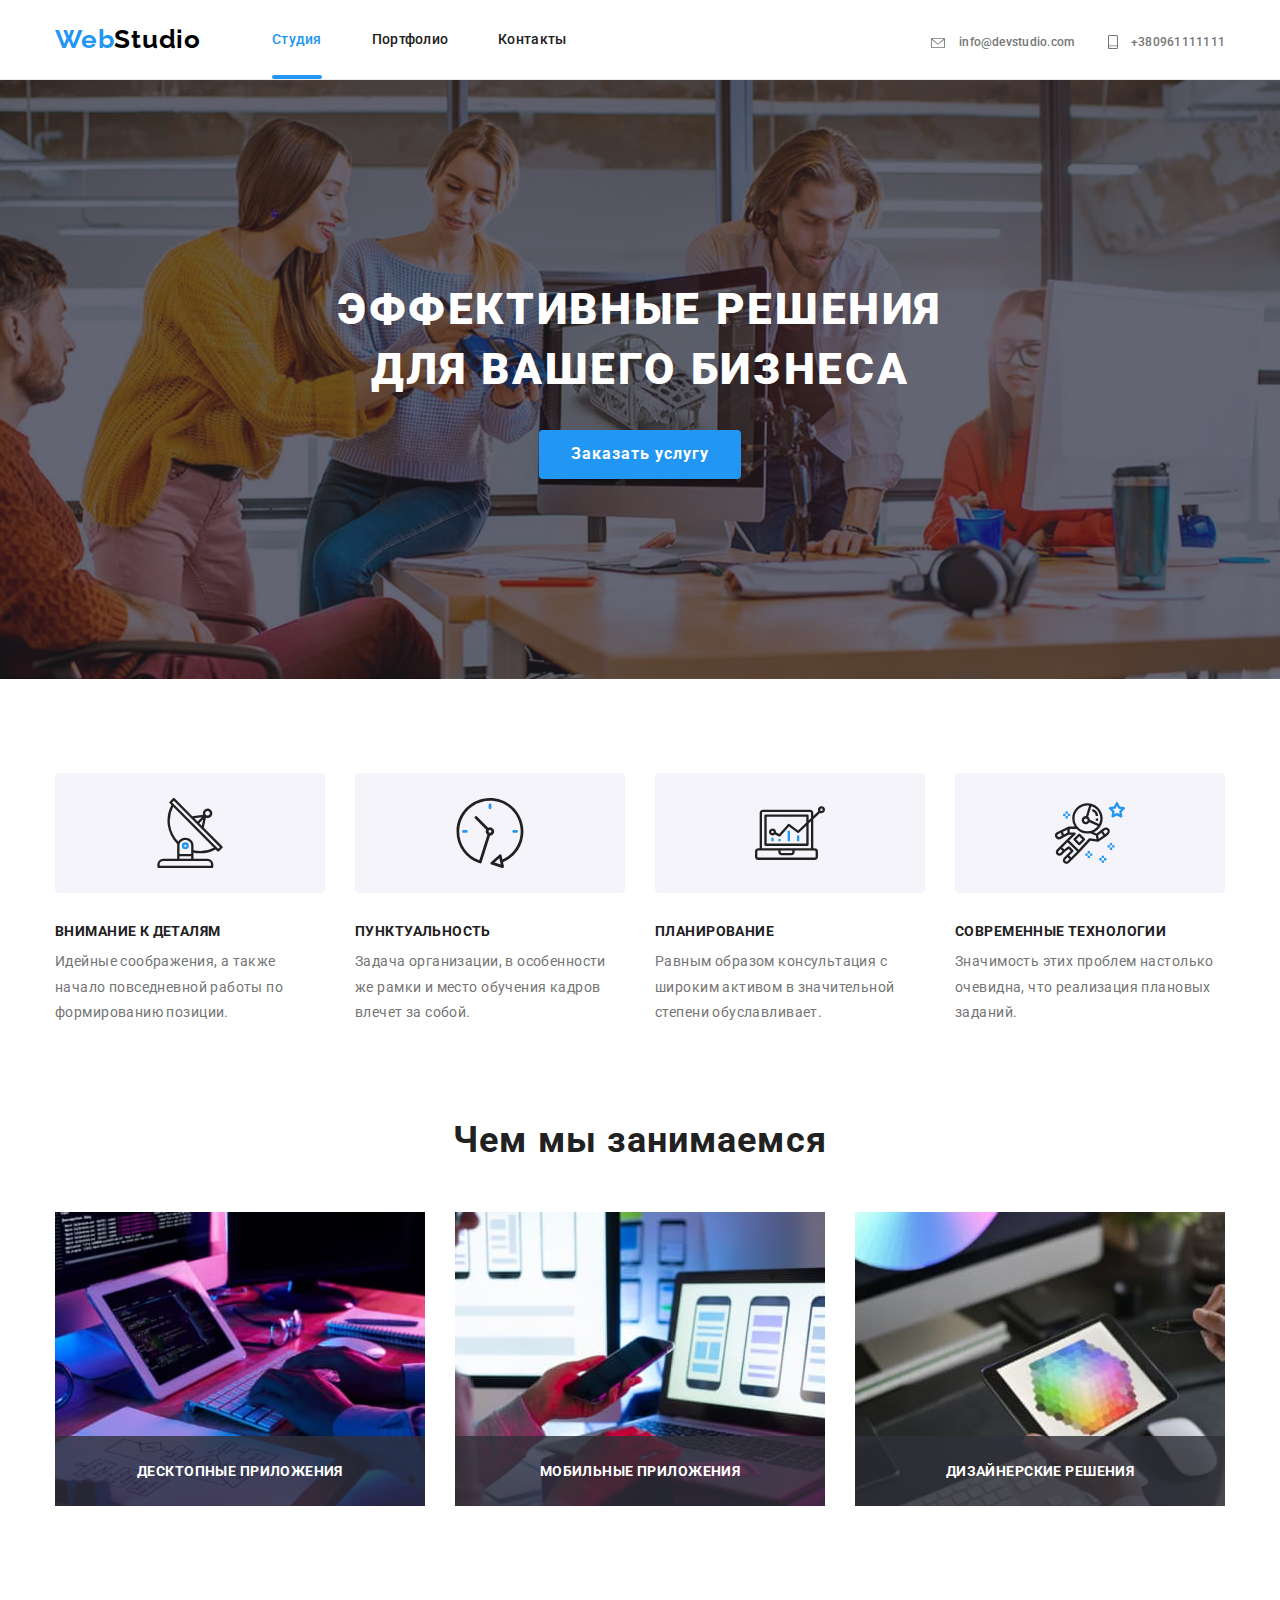
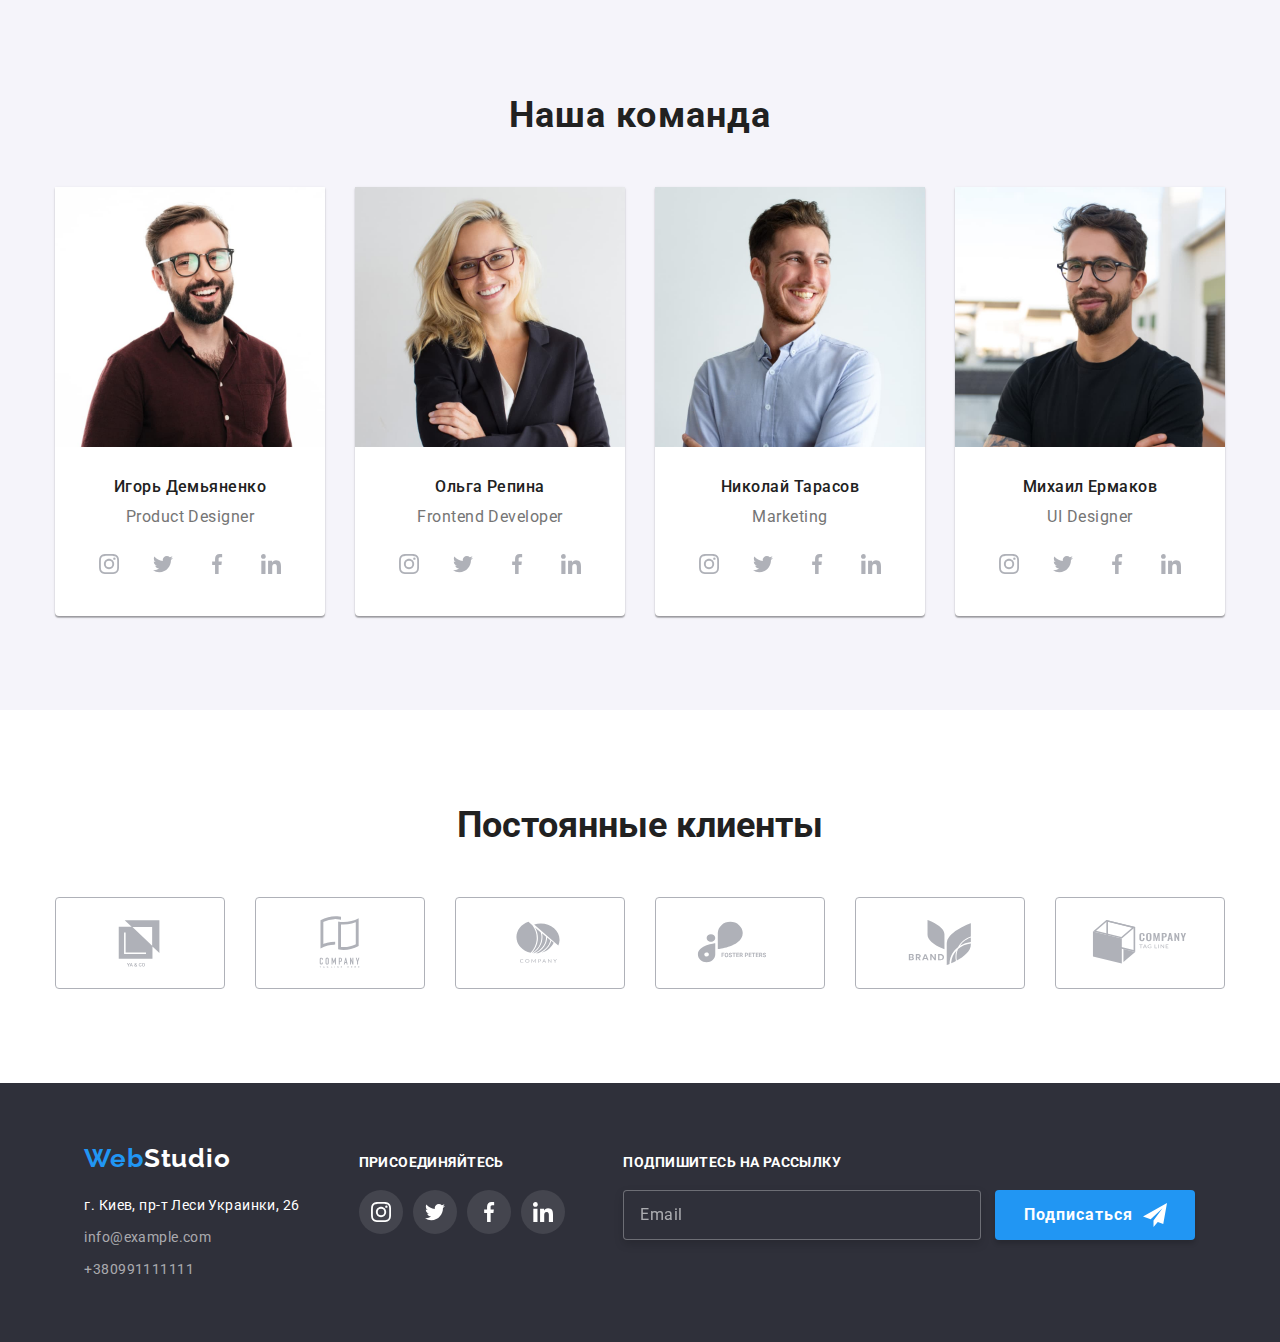
<file: index.html>
<!DOCTYPE html>
<html lang="en">
<head>
    <meta charset="UTF-8">
    <meta http-equiv="X-UA-Compatible" content="IE=edge">
    <meta name="viewport" content="width=device-width, initial-scale=1.0">
    <title>Page title</title>
    <link rel="preconnect" href="https://fonts.googleapis.com">
    <link rel="preconnect" href="https://fonts.gstatic.com" crossorigin>
    <link href="https://fonts.googleapis.com/css2?family=Raleway:wght@700&family=Roboto:wght@400;500;700;900&display=swap"
    rel="stylesheet"
    />
    <link rel="stylesheet" href="https://cdnjs.cloudflare.com/ajax/libs/modern-normalize/1.1.0/modern-normalize.min.css">
    <link rel="stylesheet" href="./css/main.min.css">
</head>
<body class="body">
    <!--Header-->
        <header class="page-header">
            <div class="container mobile-group">
                
                    <a class="logo" href="./index.html">Web<span class="page-header__logo">Studio</span></a>
                    <button type="button" class="menu-button"data-menu-button aria-expanded="false">
                    <svg widht="40" height="40">
                        <use class="icon-cross" href="./img/images/menu-cross.svg#cross"></use>
                        <use class="icon-menu" href="./img/images/menu-cross.svg#menu"></use>
                        
                    </svg>
                    </button>
                <div class="menu-container" data-menu>
                    <ul class="mobile-nav">
                        <li class="mobile-nav__item"><a class="mobile-nav__link mobile-nav__current" href="./index.html">Студия</a></li>
                        <li class="mobile-nav__item"><a class="mobile-nav__link" href="./portfolio.html">Портфолио</a></li>
                        <li class="mobile-nav__item"><a class="mobile-nav__link" href="">Контакты</a></li>
                    </ul> 
                    <ul class="mobile-nav__contact">
                        <li class="mobile-nav__list">
                            <a class="mobile-nav__tel" href="+380961111111">+380961111111</a>
                        </li>
                        <li class=" mobile-nav__list">
                            <a class=" mobile-nav__email"href="mailto:info@devstudio.com">info@devstudio.com</a>
                        </li>
                    </ul>
                    <ul class="mobile-social">
                        <li class="mobile-social__item"><a class="mobile-social__link" href="">Instagram</a></li>
                        <li class="mobile-social__item"><a class="mobile-social__link" href="">Twitter</a></li>
                        <li class="mobile-social__item"><a class="mobile-social__link" href="">Facebook</a></li>
                        <li class="mobile-social__item"><a class="mobile-social__link" href="">LinkedIn</a></li>
                    </ul>
                </div>
                 <nav class="page-header__nav">
                    <ul class="site-nav">
                        <li><a class="site-nav__item site-nav__underline site-nav__current" href="./index.html">Студия</a></li>
                        <li><a class="site-nav__item" href="./portfolio.html">Портфолио</a></li>
                        <li><a class="site-nav__item" href="">Контакты</a></li>
                    </ul>
                </nav>
                    <div class="site-nav__contact">
                        <a class="site-nav__contact site-nav__email" href="mailto:info@devstudio.com">
                            <svg widht="14" height="10">
                                <use href="./img/images/mobile/mobile-tel-email.svg#envelope"></use>
                            </svg>
                            info@devstudio.com </a>                         
                        <a class="site-nav__contact site-nav__tel" href="+380961111111">
                            <svg widht="10" height="14">
                                <use href="./img/images/mobile/mobile-tel-email.svg#smartphone"></use>
                            </svg>
                            +380961111111</a>
                           
                    </div>
  
            </div>    
        </header>
         <!--Hero-->
         <main>  
        <section class="hero overlay">
         <div class="container ">      
            <h1 class="title">Эффективные решения <br> для вашего бизнеса</h1>
            <button class="button-order " type="button" data-modal-open >Заказать услугу</button>
            <div class="backdrop is-hidden" data-modal>
                <div class="modal">
                    <form class="form">
                        
                            <h2 class="form__text">Оставьте свои данные, мы вам перезвоним</h2>
                           
                             <label for="name" class="form__label">Имя</label>
                        <div class="form__field">      
                                <input class="form__input" type="text" name="name" id="name"/>
                            <svg class="form__icon" >
                                <use href="./img/images/symbol-defs.svg#icon-person"></use>
                            </svg>                                
                        </div>
                        
                            <label class="form__label" for="tel" >Телефон</label>
                        <div class="form__field"> 
                                <input class="form__input"type="text" name="tel" id="tel">
                            <svg class="form__icon" >
                                <use href="./img/images/symbol-defs.svg#icon-phone"></use>
                            </svg>                                
                        </div>
                        
                            <label class="form__label"for="email" >Почта</label>
                        <div class="form__field">
                                <input class="form__input" type="text" name="email" id="email">
                            <svg class="form__icon" >
                                <use href="./img/images/symbol-defs.svg#icon-email"></use>
                            </svg>                                
                        </div>
                        <div class="comment">
                            <Label class="form__label" for="comment">Комментарий</Label>
                                <textarea class="form__comment" name="comment" id=""  rows="10" placeholder="Введите текст"></textarea>
                        </div>
                        <div class="checkbox">
                             <label class="checkbox__label">
                                <input class="checkbox__input" type="checkbox" name="confid"> 
                            <span class="checkbox__icon"></span>                                
                                Соглашаюсь с рассылкой и принимаю <span class="checkbox__text"> Условия договора</span>
                            </label>
                        </div>
                        <button class="form__button" type="submit">Отправить</button>
                    </form>
                <button class="modal__close" data-modal-close>
                    <svg class="icon-close" widht="18" height="18">
                        <use href="./img/images/icon-close.svg#close"></use>
                    </svg>
                </button>
            </div>
            </div>
        </div>
        
        </section>
        <!--Advantage section-->
        <section class="section">
            <div class="container">
            <ul class="advantage">
            <li class="advantage__item">
                <div class="advantage__icon">
                    <svg class="icon-antenna" width="70" height="70">
                    <use href="./img/images/icons.svg#antenna"></use>
                    </svg>
                </div>
                <h3 class="advantage__title ">Внимание к деталям</h3>
                 <p class="advantage__text">Идейные соображения, а также начало повседневной работы по формированию позиции.</p></li>
            <li class="advantage__item">
                <div class="advantage__icon">
                    <svg class="icon-clock" width="70" height="70">
                        <use href="./img/images/icons.svg#clock"></use>
                    </svg>
                </div>
                <h3 class="advantage__title">Пунктуальность</h3>
                <p class="advantage__text"> Задача организации, в особенности же рамки и место обучения кадров влечет за собой.</p></li>
            <li class="advantage__item">
                <div class="advantage__icon">
                    <svg class="icon-diagram" width="70" height="70">
                        <use href="./img/images/icons.svg#diagram"></use>
                    </svg>
                </div>
                <h3 class="advantage__title">Планирование</h3>
                <p class="advantage__text"> Равным образом консультация с широким активом в значительной степени обуславливает.</p></li>
            <li class="advantage__item">
                <div class="advantage__icon">
                    <svg class="icon-astronaut" width="70" height="70">
                        <use href="./img/images/icons.svg#astronaut"></use>
                    </svg>
                </div>
                <h3 class="advantage__title">Современные технологии</h3>
                <p class="advantage__text">Значимость этих проблем настолько очевидна, что реализация плановых заданий.</p></li>
            </ul>
            </div>
        </section>
        <!--Example section-->
        <section class="section achievement-section ">
            <div class="container">
            <h2 class="section-title">Чем мы занимаемся</h2>
            <ul class="achievement">
                <li class="achievement-list">
                    <div class="achievement-list">
                        <img src="img/images/box1.jpg" alt="box1" width="370">
                        <div class="achievement-list__item">
                            <p class="achievement-list__text">Десктопные приложения</p>
                    </div>
                    </div>
                </li>

                <li class="achievement-list">
                    <div class="achievement-list">
                        <img src="img/images/box2.jpg" alt="box2" width="370">
                        <div class="achievement-list__item">
                            <p class="achievement-list__text">Мобильные приложения</p>
                        </div>
                    </div>
                </li>
                <li class="achievement-list">
                    <div class="achievement-list">
                        <img src="img/images/box3.jpg" alt="box3" width="370">
                        <div class="achievement-list__item">
                            <p class="achievement-list__text">Дизайнерские решения</p>
                        </div>
                    </div>
                </li>
            </ul>
            </div>
        </section>
        <!--Our team-->
        <section class="section team">
        <div class="container">
           <h3 class="section-title">Наша команда</h3> 
           <ul class="teamlead">
            <li class="teamlead__foto">
                <picture>
                    <source srcset="
                    ./img/images/mobile/mobile-productdesigner.jpg 1x,
                    ./img/images/mobile/mobile-productdesigner@2x.jpg 2x" media="(max-widht: 767px)">
                    <source srcset="
                    ./img/images/tabletka/productdesigner.jpg 1x,
                    ./img/images/tabletka/productdesigner@2x.jpg 2x" media="max-widht: 1200px">
                    <source srcset="
                    .img/images/productdesigner.jpg 1x,
                    ./img/images/productdesigner@2x.jpg 2x" media="min-widht: 1200px">
                    <img src="img/images/productdesigner.jpg" alt="">
                </picture>
                
                
                <div class="teamlead__item">
                <h3 class="teamlead__name">Игорь Демьяненко</h3>
                <p class="teamlead__job">Product Designer</p>
            <ul class="teamled-social">
                <li class="teamled-social__icon">
                    <a class="teamled-social__link" href="">
                    <svg class="teamled-social__icon" width="20" height="20">
                        <use href="./img/images/icons.svg#instagram"></use>
                    </svg>
                    </a>
                </li>
                <li>
                    <a class="teamled-social__link" href="">
                    <svg class="teamled-social__icon" width="20" height="20">
                        <use href="./img/images/icons.svg#twitter"></use>
                    </svg>
                    </a>
                </li>
                <li>
                    <a class="teamled-social__link"href="">
                    <svg class="teamled-social__icon" width="20" height="20">
                        <use href="./img/images/icons.svg#facebook"></use>
                    </svg>
                </a>
            </li>
                <li>
                    <a class="teamled-social__link"href="">
                    <svg class="teamled-social__icon" width="20" height="20">
                        <use href="./img/images/icons.svg#linkedin"></use>
                    </svg>
                </a>
            </li>
            </ul>
                </div>
            </li>
            
            <li class="teamlead__foto">
                <picture>
                 <source srcset="
                    ./img/images/mobile/mobile-frontenddeveloper.jpg 1x,
                    ./img/images/mobile/mobile-frontenddeveloper@2x.jpg 2x" media="(max-widht: 767px)">
                    <source srcset="
                    ./img/images/tabletka/frontenddeveloper.jpg 1x,
                    ./img/images/tabletka/frontenddeveloper@2x.jpg 2x" media="max-widht: 1200px">
                    <source srcset="
                    .img/images/frontenddeveloper.jpg 1x,
                    ./img/images/frontenddeveloper@2x.jpg 2x" media="min-widht: 1200px">
                    <img src="img/images/frontenddeveloper.jpg" alt="">
                </picture>
                <div class="teamlead__item">
                <h3 class="teamlead__name">Ольга Репина</h3>
                <p class="teamlead__job">Frontend Developer</p>
                <ul class="teamled-social">
                    <li class="teamled-social__icon">
                        <a class="teamled-social__link" href="">
                            <svg class="teamled-social__icon" width="20" height="20">
                                <use href="./img/images/icons.svg#instagram"></use>
                            </svg>
                        </a>
                    </li>
                    <li>
                        <a class="teamled-social__link" href="">
                            <svg class="teamled-social__icon" width="20" height="20">
                                <use href="./img/images/icons.svg#twitter"></use>
                            </svg>
                        </a>
                    </li>
                    <li>
                        <a class="teamled-social__link" href="">
                            <svg class="teamled-social__icon" width="20" height="20">
                                <use href="./img/images/icons.svg#facebook"></use>
                            </svg>
                        </a>
                    </li>
                    <li>
                        <a class="teamled-social__link" href="">
                            <svg class="teamled-social__icon" width="20" height="20">
                                <use href="./img/images/icons.svg#linkedin"></use>
                            </svg>
                        </a>
                    </li>
                </ul>
                </div>
            </li>
            <li class="teamlead__foto">
                <picture>
                    <source srcset="
                        ./img/images/mobile/mobile-marketing.jpg 1x,
                        ./img/images/mobile/mobile-marketing@2x.jpg 2x" media="(max-widht: 767px)">
                    <source srcset="
                        ./img/images/tabletka/marketing.jpg 1x,
                        ./img/images/tabletka/marketing@2x.jpg 2x" media="max-widht: 1200px">
                    <source srcset="
                        .img/images/marketing.jpg 1x,
                        ./img/images/marketing@2x.jpg 2x" media="min-widht: 1200px">
                    <img src="img/images/marketing.jpg" alt="">
                </picture>
                <div class="teamlead__item">
                <h3 class="teamlead__name">Николай Тарасов</h3>
                 <p class="teamlead__job">Marketing</p>
                <ul class="teamled-social">
                    <li class="teamled-social__icon">
                        <a class="teamled-social__link" href="">
                            <svg class="teamled-social__icon" width="20" height="20">
                                <use href="./img/images/icons.svg#instagram"></use>
                            </svg>
                        </a>
                    </li>
                    <li>
                        <a class="teamled-social__link" href="">
                            <svg class="teamled-social__icon" width="20" height="20">
                                <use href="./img/images/icons.svg#twitter"></use>
                            </svg>
                        </a>
                    </li>
                    <li>
                        <a class="teamled-social__link" href="">
                            <svg class="teamled-social__icon" width="20" height="20">
                                <use href="./img/images/icons.svg#facebook"></use>
                            </svg>
                        </a>
                    </li>
                    <li>
                        <a class="teamled-social__link" href="">
                            <svg class="teamled-social__icon" width="20" height="20">
                                <use href="./img/images/icons.svg#linkedin"></use>
                            </svg>
                        </a>
                    </li>
                </ul>
                </div>
            </li>
            <li class="teamlead__foto">
                <picture>
                    <source srcset="
                    ./img/images/mobile/mobile-designer.jpg 1x,
                    ./img/images/mobile/mobile-designer@2x.jpg 2x" media="(max-widht: 767px)">
                    <source srcset="
                    ./img/images/tabletka/designer.jpg 1x,
                    ./img/images/tabletka/designer@2x.jpg 2x" media="max-widht: 1200px">
                    <source srcset="
                    .img/images/designer.jpg 1x,
                    ./img/images/designer@2x.jpg 2x" media="min-widht: 1200px">
                    <img src="img/images/designer.jpg" alt="">
                </picture>
                <div class="teamlead__item">
                 <h3 class="teamlead__name">Михаил Ермаков</h3>
                <p class="teamlead__job">UI Designer</p>
                <ul class="teamled-social">
                    <li class="teamled-social__icon">
                        <a class="teamled-social__link" href="">
                            <svg class="teamled-social__icon" width="20" height="20">
                                <use href="./img/images/icons.svg#instagram"></use>
                            </svg>
                        </a>
                    </li>
                    <li>
                        <a class="teamled-social__link" href="">
                            <svg class="teamled-social__icon" width="20" height="20">
                                <use href="./img/images/icons.svg#twitter"></use>
                            </svg>
                        </a>
                    </li>
                    <li>
                        <a class="teamled-social__link" href="">
                            <svg class="teamled-social__icon" width="20" height="20">
                                <use href="./img/images/icons.svg#facebook"></use>
                            </svg>
                        </a>
                    </li>
                    <li>
                        <a class="teamled-social__link" href="">
                            <svg class="teamled-social__icon" width="20" height="20">
                                <use href="./img/images/icons.svg#linkedin"></use>
                            </svg>
                        </a>
                    </li>
                </ul>
                </div>
            </li>
           </ul>
        </div>
        </section> 
        <section class="section clients">
            <div class="container">
                <h3 class="clients-title">Постоянные клиенты</h3>
                <ul class="clients__list">
                    <li class="clients">
                         <a class="clients__item" href="">
                             <svg class="clients__icon" width="106" height="60">
                                <use href="./img/images/icons.svg#client1"></use>
                            </svg>
                        </a>
                    </li>
                    <li class="clients">
                        <a class="clients__item" href="">
                            <svg class="clients__icon" width="106" height="60">
                                <use href="./img/images/icons.svg#client2"></use>
                            </svg>
                        </a>
                    </li>
                    <li class="clients">
                        <a class="clients__item" href="">
                            <svg class="clients__icon" width="106" height="60">
                                <use href="./img/images/icons.svg#client3"></use>
                            </svg>
                        </a>
                    </li>
                    <li class="clients">
                        <a class="clients__item" href="">
                            <svg class="clients__icon" width="106" height="60">
                                <use href="./img/images/icons.svg#client4"></use>
                            </svg>
                        </a>
                    </li>
                    <li class="clients">
                        <a class="clients__item" href="">
                            <svg class="clients__icon" width="106" height="60">
                                <use href="./img/images/icons.svg#client5"></use>
                            </svg>
                        </a>
                    </li>
                    <li class="clients">
                        <a class="clients__item" href="">
                            <svg class="clients__icon" width="106" height="60">
                                <use href="./img/images/icons.svg#client6"></use>
                            </svg>
                        </a>
                    </li>
                </ul>

            </div>

        </section>  
           </main>
           <!--Footer section--> 
                <footer class="page-footer">
                    <div class="container footer-nav">
                        <div class="footer-list">
                            <a class="logo" href="./index.html">Web<span class="page-footer__logo">Studio</span></a>
                            <address class="footer-list__address">г. Киев, пр-т Леси Украинки, 26</address>
                            <a class="footer-list__contact" href="info@example.com">info@example.com</a>
                            <a class="footer-list__contact" href="+380991111111">+380991111111</a>
                
                        </div>
                        <div class="footer-connect">
                            <h3 class="footer-connect__title">Присоединяйтесь</h3>
                            <ul class="footer-connect__list">
                                <li>
                                <a class="footer-connect__link" href="">
                                    <svg class="footer-connect__icon" width="20" height="20">
                                    <use href="./img/images/icons.svg#instagram"></use>
                                    </svg>
                                </a>
                                </li>
                                <li>
                                <a class="footer-connect__link" href="">
                                    <svg class="footer-connect__icon" width="20" height="20">
                                     <use href="./img/images/icons.svg#twitter"></use>
                                    </svg>
                                </a>
                                </li>
                                <li>
                                <a class="footer-connect__link" href="">
                                    <svg class="footer-connect__icon" width="20" height="20">
                                    <use href="./img/images/icons.svg#facebook"></use>
                                    </svg>
                                </a>
                                </li>
                                <li>
                                <a class="footer-connect__link" href="">
                                    <svg class="footer-connect__icon" width="20" height="20">
                                    <use href="./img/images/icons.svg#linkedin"></use>
                                    </svg>
                                </a>
                                </li>
                            </ul>
                    </div>
        <div class="form-field-list">
            <label for="list" class="form-label-list">Подпишитесь на рассылку</label>
            <input class="form-input-list" type="text" name="Email" id="list"placeholder="Email" />
            <button class="button-list" type="submit">Подписаться</button>
        </div>        
        </div>

            </footer>  
        <script src="./js/modal.js"></script>
        <script src="./js/mobile-menu.js"></script>
    
</body>
</html>
</file>
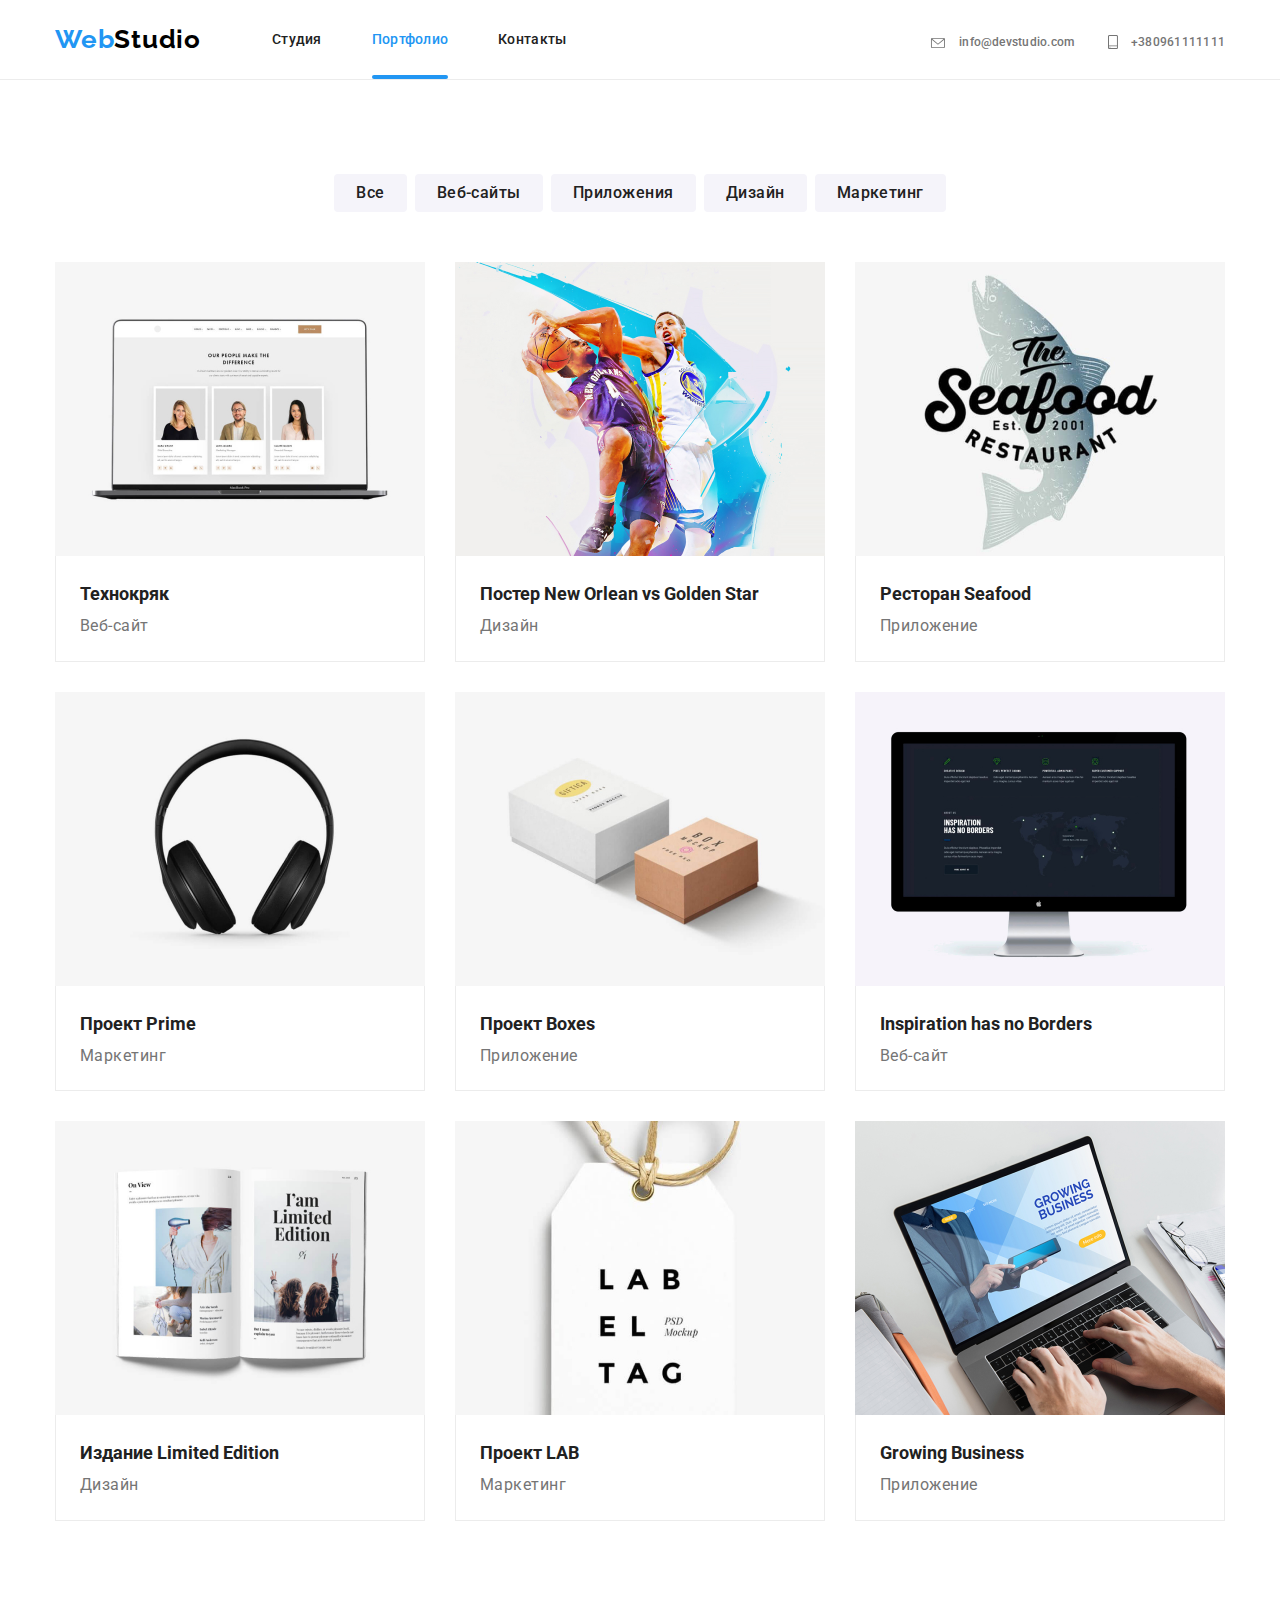
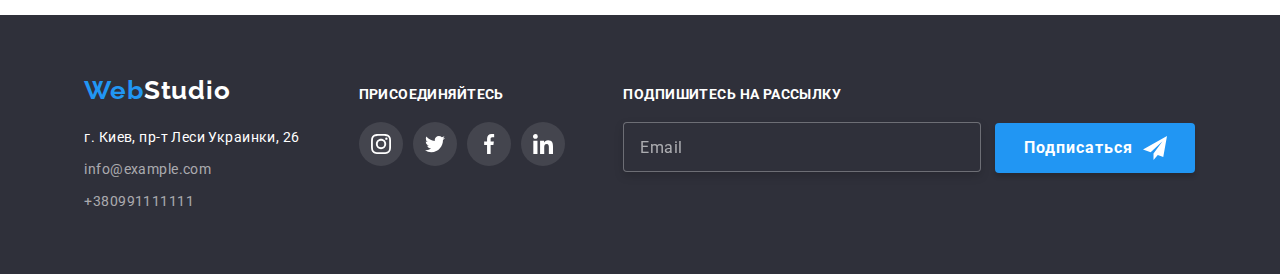
<file: portfolio.html>
<!DOCTYPE html>
<html lang="en">
<head>
    <meta charset="UTF-8">
    <meta http-equiv="X-UA-Compatible" content="IE=edge">
    <meta name="viewport" content="width=device-width, initial-scale=1.0">
    <title>Page title</title>
    <link rel="preconnect" href="https://fonts.googleapis.com">
    <link rel="preconnect" href="https://fonts.gstatic.com" crossorigin>
    <link href="https://fonts.googleapis.com/css2?family=Raleway:wght@700&family=Roboto:wght@400;500;700;900&display=swap"
    rel="stylesheet"
    />
    <link rel="stylesheet" href="https://cdnjs.cloudflare.com/ajax/libs/modern-normalize/1.1.0/modern-normalize.min.css">
    <link rel="stylesheet" href="./css/main.min.css">
</head>

<body class="body">
    <!--Header-->
        <header class="page-header">
            <div class="container mobile-group">

                    <a class="logo" href="./index.html">Web<span class="page-header__logo">Studio</span></a>
                    <button type="button" class="menu-button"data-menu-button aria-expanded="false">
                        <svg widht="40" height="40">
                            <use class="icon-cross" href="./img/images/menu-cross.svg#cross"></use>
                            <use class="icon-menu" href="./img/images/menu-cross.svg#menu"></use>    
                        </svg>
                    </button>
                    <div class="menu-container"data-menu>
                    <ul class="mobile-nav">
                        <li class="mobile-nav__item"><a class="mobile-nav__link " href="./index.html">Студия</a></li>
                        <li class="mobile-nav__item"><a class="mobile-nav__link mobile-nav__current" href="./portfolio.html">Портфолио</a></li>
                        <li class="mobile-nav__item"><a class="mobile-nav__link" href="">Контакты</a></li>
                    </ul>
                    <ul class="mobile-nav__contact">
                        <li class="mobile-nav__list">
                            <a class="mobile-nav__tel" href="+380961111111">+380961111111</a>
                        </li>
                        <li class=" mobile-nav__list">
                            <a class=" mobile-nav__email" href="mailto:info@devstudio.com">info@devstudio.com</a>
                        </li>
                    </ul>
                    <ul class="mobile-social">
                        <li class="mobile-social__item"><a class="mobile-social__link" href="">Instagram</a></li>
                        <li class="mobile-social__item"><a class="mobile-social__link" href="">Twitter</a></li>
                        <li class="mobile-social__item"><a class="mobile-social__link" href="">Facebook</a></li>
                        <li class="mobile-social__item"><a class="mobile-social__link" href="">LinkedIn</a></li>
                    </ul>
                    </div>
                <nav class="page-header__nav">                    
                <ul class="site-nav">
                    <li><a class="site-nav__item" href="./index.html">Студия</a></li>
                    <li><a class="site-nav__item site-nav__underline site-nav__current" href="./portfolio.html">Портфолио</a></li>
                    <li><a class="site-nav__item" href="">Контакты</a></li>
                </ul>
              </nav>  
            <div class="site-nav__contact">
                <a class="site-nav__contact site-nav__email" href="mailto:info@devstudio.com">
                    <svg width="10" height="14">
                        <use href="./img/images/mobile/mobile-tel-email.svg#envelope"></use>
                    </svg>
                    info@devstudio.com </a>                
                <a class="site-nav__contact site-nav__tel" href="+380961111111">
                    <svg width="14" height="10">
                        <use href="./img/images/mobile/mobile-tel-email.svg#smartphone"></use>
                    </svg>
                    +380961111111</a>

            </div>

            </div>
            
            </div>
        </header>
        <!--Portfolio section-->
        <main>
            <section class="section">
                <div class="container">
        <!--Filters-->
                <ul class="portfolio-item">
                    <li><button class="portfolio-item__button" type="button">Все</button></li>
                    <li><button class="portfolio-item__button" type="button">Веб-сайты</button></li>
                    <li><button class="portfolio-item__button" type="button">Приложения</button></li>
                    <li><button class="portfolio-item__button" type="button">Дизайн</button></li>
                    <li><button class="portfolio-item__button" type="button">Маркетинг</button></li>
                </ul>                
        <!--Images-->
        <ul class="portfolio">
            <li class="portfolio__box">
                <a class="portfolio__card" href="">
                    <div class="portfolio__overlay">
                        
                        <picture>
                        <source srcset="
                                ./img/images/img(1).jpg 1x,
                                ./img/images/img(1)@2x.jpg 2x" media="(min-widht: 1200px)">                        
                        <source srcset="
                                ./img/images/tabletka/tablet-img(1).jpg 1x,
                                ./img/images/tabletka/tablet-img@2x(1).jpg 2x" media="(min-widht: 768px)">
                        <source srcset="
                                ./img/images/mobile/img-mobile(1).jpg 1x,
                                ./img/images/mobile/image-mobile@2x(1).jpg 2x" media="(max-widht: 767px)" >
                        <img src="./img/images/portfolio(1).jpg" alt="" width="450" height="294" >
                        </picture>
                            <p class="portfolio__description">Ресурс предлагает комплексные предложения с разным уровнем функционала и сервисов. Все это позволит посетителю получить
                            исчерпывающие сведения о компании или частном лице.</p>
                    </div>
                    <div class="portfolio-text">
                        <h3 class="portfolio-text__project">Технокряк</h3>
                        <p class="portfolio-text__meaning">Веб-сайт</p>
                    </div>
                </a>
            </li>
            <li class="portfolio__box">
                <a class="portfolio__card" href="">
                    <div class="portfolio__overlay">
                         
                        <picture>
                            <source srcset="
                                ./img/images/img(2).jpg 1x,
                                ./img/images/img(2)@2x.jpg 2x" media="(min-widht: 1200px)">                            

                            <source srcset="
                                ./img/images/tabletka/tablet-img(2).jpg 1x,
                                ./img/images/tabletka/tablet-img@2x(2).jpg 2x" media="(min-widht: 768px)">
                            <source srcset="
                                ./img/images/mobile/img-mobile(2).jpg 1x,
                                ./img/images/mobile/image-mobile@2x(2).jpg 2x" media="(max-widht: 767px)">
                            <img src="./img/images/portfolio(2).jpg" alt="" >
                        </picture>
                            <p class="portfolio__description">Ресурс предлагает комплексные предложения с разным уровнем функционала и сервисов. Все
                            это позволит посетителю получить исчерпывающие сведения о компании или частном лице.</p>
                    </div>
                    <div class="portfolio-text">
                        <h3 class="portfolio-text__project">Постер New Orlean vs Golden Star</h3>
                        <p class="portfolio-text__meaning">Дизайн</p>
                    </div>
                </a>
            </li>
            <li class="portfolio__box">
                <a class="portfolio__card" href="">
                    <div class="portfolio__overlay">
                        <picture>
                        <source srcset="
                            ./img/images/img(3).jpg 1x,
                            ./img/images/img(3)@2x.jpg 2x" media="(min-widht: 1200px)">                        

                        <source srcset="
                            ./img/images/tabletka/tablet-img(3).jpg 1x,
                            ./img/images/tabletka/tablet-img@2x(3).jpg 2x" media="(min-widht: 768px)">
                        <source srcset="
                            ./img/images/mobile/img-mobile(3).jpg 1x,
                            ./img/images/mobile/image-mobile@2x(3).jpg 2x" media="(max-widht: 767px)">
                        <img src="./img/images/portfolio(3).jpg" alt="" >
                        </picture>
                        
                            <p class="portfolio__description">Ресурс предлагает комплексные предложения с разным уровнем функционала и сервисов. Все
                            это позволит посетителю получить
                            исчерпывающие сведения о компании или частном лице.</p>
                    </div>
                    <div class="portfolio-text">
                        <h3 class="portfolio-text__project">Ресторан Seafood</h3>
                        <p class="portfolio-text__meaning">Приложение</p>
                    </div>
                </a>
            </li>
            <li class="portfolio__box">
                <a class="portfolio__card" href="">
                    <div class="portfolio__overlay">
                        <picture>
                        <source srcset="
                                ./img/images/img(4).jpg 1x,
                                ./img/images/img(4)@2x.jpg 2x" media="(min-widht: 1200px)">                        

                        <source srcset="
                                ./img/images/tabletka/tablet-img(4).jpg 1x,
                                ./img/images/tabletka/tablet-img@2x(4).jpg 2x" media="(min-widht: 768px)">
                        <source srcset="
                                ./img/images/mobile/img-mobile(4).jpg 1x,
                                ./img/images/mobile/image-mobile@2x(4).jpg 2x" media="(max-widht: 767px)">
                        <img src="./img/images/portfolio(4).jpg" alt="" >
                        </picture>
                          
                            <p class="portfolio__description">Ресурс предлагает комплексные предложения с разным уровнем функционала и сервисов. Все
                                это позволит посетителю получить
                                исчерпывающие сведения о компании или частном лице.</p>
                    </div>
                    <div  class="portfolio-text">
                        <h3 class="portfolio-text__project">Проект Prime</h3>
                        <p class="portfolio-text__meaning">Маркетинг</p>
                    </div>
                </a>
            </li>
            <li class="portfolio__box">
                <a class="portfolio__card" href="">
                    <div class="portfolio__overlay">
                        <picture>
                        <source srcset="
                                ./img/images/img(5).jpg 1x,
                                ./img/images/img(5)@2x.jpg 2x" media="(min-widht: 1200px)">                        
                        <source srcset="
                                ./img/images/tabletka/tablet-img(5).jpg 1x,
                                ./img/images/tabletka/tablet-img@2x(5).jpg 2x" media="(min-widht: 768px)">
                        <source srcset="
                                ./img/images/mobile/img-mobile(5).jpg 1x,
                                ./img/images/mobile/image-mobile@2x(5).jpg 2x" media="(max-widht: 767px)">
                        <img src="./img/images/portfolio(5).jpg" alt="" >
                        </picture>   
                            <p class="portfolio__description">Ресурс предлагает комплексные предложения с разным уровнем функционала и сервисов. Все
                                это позволит посетителю получить
                                исчерпывающие сведения о компании или частном лице.</p>
                    </div>
                    <div  class="portfolio-text">
                        <h3 class="portfolio-text__project">Проект Boxes</h3>
                        <p class="portfolio-text__meaning">Приложение</p>
                    </div>
                </a>
            </li>
            <li class="portfolio__box">
                <a class="portfolio__card" href="">
                    <div class="portfolio__overlay">
                        <picture>
                        <source srcset="
                                ./img/images/img(6).jpg 1x,
                                ./img/images/img(6)@2x.jpg 2x" media="(min-widht: 1200px)">                        

                        <source srcset="
                                ./img/images/tabletka/tablet-img(6).jpg 1x,
                                ./img/images/tabletka/tablet-img@2x(6).jpg 2x" media="(min-widht: 768px)">
                        <source srcset="
                                ./img/images/mobile/img-mobile(6).jpg 1x,
                                ./img/images/mobile/image-mobile@2x(6).jpg 2x" media="(max-widht: 767px)">
                        <img src="./img/images/portfolio(6).jpg" alt="" >
                        </picture>
                            
                            <p class="portfolio__description">Ресурс предлагает комплексные предложения с разным уровнем функционала и сервисов. Все
                                это позволит посетителю получить
                                исчерпывающие сведения о компании или частном лице.</p>
                    </div>
                    <div  class="portfolio-text">
                        <h3 class="portfolio-text__project">Inspiration has no Borders</h3>
                        <p class="portfolio-text__meaning">Веб-сайт</p>
                    </div>
                </a>
            </li>
            <li class="portfolio__box">
                <a class="portfolio__card" href="">
                    <div class="portfolio__overlay">
                        <picture>
                        <source srcset="
                                ./img/images/img(7).jpg 1x,
                                ./img/images/img(7)@2x.jpg 2x" media="(min-widht: 1200px)">                        

                        <source srcset="
                                ./img/images/tabletka/tablet-img(7).jpg 1x,
                                ./img/images/tabletka/tablet-img@2x(7).jpg 2x" media="(min-widht: 768px)">
                        <source srcset="
                                ./img/images/mobile/img-mobile(7).jpg 1x,
                                ./img/images/mobile/image-mobile@2x(7).jpg 2x" media="(max-widht: 767px)">
                        <img src="./img/images/portfolio(7).jpg" alt="" >
                        </picture>    
                            <p class="portfolio__description">Ресурс предлагает комплексные предложения с разным уровнем функционала и сервисов. Все
                                это позволит посетителю получить
                                исчерпывающие сведения о компании или частном лице.</p>
                    </div>
                    <div class="portfolio-text">
                        <h3 class="portfolio-text__project">Издание Limited Edition</h3>
                        <p class="portfolio-text__meaning">Дизайн</p>
                    </div>
                </a>
            </li>
            <li class="portfolio__box">
                <a class="portfolio__card" href="">
                    <div class="portfolio__overlay">
                        <picture>
                        <source srcset="
                                ./img/images/img(8).jpg 1x,
                                ./img/images/img(8)@2x.jpg 2x" media="(min-widht: 1200px)">                        

                        <source srcset="
                                ./img/images/tabletka/tablet-img(8).jpg 1x,
                                ./img/images/tabletka/tablet-img@2x(8).jpg 2x" media="(min-widht: 768px)">
                        <source srcset="
                                ./img/images/mobile/img-mobile(8).jpg 1x,
                                ./img/images/mobile/image-mobile@2x(8).jpg 2x" media="(max-widht: 767px)">
                        <img src="./img/images/portfolio(8).jpg" alt="" >
                        </picture>   
                            <p class="portfolio__description">Ресурс предлагает комплексные предложения с разным уровнем функционала и сервисов. Все
                                это позволит посетителю получить
                                исчерпывающие сведения о компании или частном лице.</p>
                    </div>
                    <div class="portfolio-text">
                        <h3 class="portfolio-text__project">Проект LAB</h3>
                        <p class="portfolio-text__meaning">Маркетинг</p>
                    </div>
                </a>
            </li>
            <li class="portfolio__box">
                <a class="portfolio__card" href="">
                    <div class="portfolio__overlay">
                        <picture>
                        <source srcset="
                                ./img/images/img(9).jpg 1x,
                                ./img/images/img(9)@2x.jpg 2x" media="(min-widht: 1200px)">                        

                        <source srcset="
                                ./img/images/tabletka/tablet-img(9).jpg 1x,
                                ./img/images/tabletka/tablet-img@2x(9).jpg 2x" media="(min-widht: 768px)">
                        <source srcset="
                                ./img/images/mobile/img-mobile(9).jpg 1x,
                                ./img/images/mobile/image-mobile@2x(9).jpg 2x" media="(max-widht: 767px)">
                        <img src="./img/images/portfolio(9).jpg" alt="">
                        </picture>   
                            <p class="portfolio__description">Ресурс предлагает комплексные предложения с разным уровнем функционала и сервисов. Все
                                это позволит посетителю получить
                                исчерпывающие сведения о компании или частном лице.</p>
                    </div>
                    <div  class="portfolio-text">
                        <h3 class="portfolio-text__project">Growing Business</h3>
                        <p class="portfolio-text__meaning">Приложение</p>
                    </div>
                </a>
            </li>
        </ul>
            </div>
            </section>
        </section>
        </main>
        <!--Footer section-->
        <footer class="page-footer">
        <div class="container footer-nav">
            <div class="footer-list">
                <a class="logo" href="./index.html">Web<span class="page-footer__logo">Studio</span></a>
                <address class="footer-list__address">г. Киев, пр-т Леси Украинки, 26</address>
                <a class="footer-list__contact" href="info@example.com">info@example.com</a>
                <a class="footer-list__contact" href="+380991111111">+380991111111</a>
        
            </div>
            <div class="footer-connect">
                <h3 class="footer-connect__title">Присоединяйтесь</h3>
                <ul class="footer-connect__list">
                    <li>
                        <a class="footer-connect__link" href="">
                            <svg class="footer-connect__icon" width="20" height="20">
                                <use href="./img/images/icons.svg#instagram"></use>
                            </svg>
                        </a>
                    </li>
                    <li>
                        <a class="footer-connect__link" href="">
                            <svg class="footer-connect__icon" width="20" height="20">
                                <use href="./img/images/icons.svg#twitter"></use>
                            </svg>
                        </a>
                    </li>
                    <li>
                        <a class="footer-connect__link" href="">
                            <svg class="footer-connect__icon" width="20" height="20">
                                <use href="./img/images/icons.svg#facebook"></use>
                            </svg>
                        </a>
                    </li>
                    <li>
                        <a class="footer-connect__link" href="">
                            <svg class="footer-connect__icon" width="20" height="20">
                                <use href="./img/images/icons.svg#linkedin"></use>
                            </svg>
                        </a>
                    </li>
                </ul>
            </div>
        <div class="form-field-list">
            <label for="list" class="form-label-list">Подпишитесь на рассылку</label>
            <input class="form-input-list" type="text" name="Email" id="list" placeholder="Email" />
            <button class="button-list" type="submit">Подписаться</button>
        </div>
        </div>    
        </footer>
                <script src="./js/modal.js"></script>
                <script src="./js/mobile-menu.js"></script>
    
</body>

</html>
</file>
<file: css/main.min.css>
img{display:block;max-width:100%;height:auto}h1,h2,h3,p{margin:0}ul{padding:0;margin:0}ul{list-style:none}.logo{font-family:"Raleway";font-style:normal;font-weight:700;font-size:26px;line-height:1.2;letter-spacing:.03em;color:#2196f3;text-decoration:none;-webkit-box-pack:center;-ms-flex-pack:center;justify-content:center}.container{margin-left:auto;margin-right:auto;padding-left:15px;padding-right:15px}@media screen and (min-width: 480px){.container{width:480px}}@media screen and (min-width: 768px){.container{width:768px}}@media screen and (min-width: 1200px){.container{width:1200px}}.body{font-family:Roboto,sans-serif;color:#757575;background-color:#fff;text-decoration:none}.section{padding-top:60px;padding-bottom:60px}@media screen and (min-width: 1200px){.section{padding-top:94px;padding-bottom:94px}}.section-title{font-style:normal;font-weight:700;font-size:28px;line-height:33px;text-align:center;letter-spacing:.03em;color:#212121}@media screen and (min-width: 480px){.section-title{margin-bottom:30px}}@media screen and (min-width: 1200px){.section-title{font-size:36px;line-height:1.2;margin-bottom:50px}}.page-header__logo{color:#000}.page-footer__logo{color:#fff}.page-header{padding-top:16px;padding-bottom:16px;border-bottom:1px solid #ececec}@media screen and (min-width: 768px){.page-header{padding-top:26px;padding-bottom:26px}}@media screen and (min-width: 1200px){.page-header{padding-top:24px;padding-bottom:24px;border-bottom:1px solid #ececec}}.page-header__nav{display:none}@media screen and (min-width: 768px){.page-header__nav{-webkit-box-align:center;-ms-flex-align:center;align-items:center;-webkit-box-pack:justify;-ms-flex-pack:justify;justify-content:space-between;display:-webkit-box;display:-ms-flexbox;display:flex;position:absolute;padding-left:237px}}@media screen and (min-width: 1200px){.page-header__nav{width:1200px;-webkit-box-align:center;-ms-flex-align:center;align-items:center;-webkit-box-pack:justify;-ms-flex-pack:justify;justify-content:space-between;display:-webkit-box;display:-ms-flexbox;display:flex;position:absolute;padding-left:124px}}.mobile-group{-webkit-box-align:center;-ms-flex-align:center;align-items:center;display:-webkit-box;display:-ms-flexbox;display:flex;-webkit-box-pack:justify;-ms-flex-pack:justify;justify-content:space-between}.menu-button{display:-webkit-box;display:-ms-flexbox;display:flex;position:fixed;width:40px;height:40px;right:15px;margin-left:auto;padding:0;border:none;background-color:rgba(0,0,0,0);z-index:1000}.menu-button:focus,.menu-button:hover{fill:#2196f3}@media screen and (min-width: 768px){.menu-button{display:none}}.menu-button .icon-menu{display:none}.menu-button.is-open .icon-menu{display:block}.menu-button.is-open .icon-cross{display:none}.menu-container{display:-webkit-box;display:-ms-flexbox;display:flex;position:fixed;top:0;left:0;width:100%;height:100%;-webkit-box-orient:vertical;-webkit-box-direction:normal;-ms-flex-direction:column;flex-direction:column;overflow-y:auto;z-index:1;-webkit-transform:translateX(-100%);transform:translateX(-100%);background-color:#fff;padding:48px 0 48px 40px}.menu-container.is-open{-webkit-transform:translateX(0);transform:translateX(0)}.mobile-nav{margin-bottom:auto}.mobile-nav__item:not(:last-child){margin-bottom:32px}.mobile-nav__link{font-weight:500;font-size:40px;line-height:47px;letter-spacing:.02em;color:#212121;text-decoration:none}.mobile-nav__link:focus,.mobile-nav__link:hover{color:#2196f3;fill:currentColor}.mobile-nav__current{color:#2196f3}.mobile-nav__contact{margin-bottom:64px}.mobile-nav__list:not(:last-child){margin-bottom:32px}.mobile-nav__tel{font-family:"Roboto";font-style:normal;font-weight:500;font-size:34px;line-height:40px;letter-spacing:.02em;text-decoration:none;color:#2196f3}.mobile-nav__email{font-weight:500;font-size:24px;line-height:28px;letter-spacing:.02em;text-decoration:none;color:#757575}.mobile-social{display:-webkit-box;display:-ms-flexbox;display:flex;padding-bottom:48px;gap:10px}.mobile-social__item:not(:last-child){padding-right:10px;border-right:1px solid rgba(33,33,33,.2)}@media screen and (min-width: 768px){.mobile-social{display:none}}.mobile-social__link{font-family:"Roboto";font-style:normal;font-weight:500;font-size:18px;line-height:22px;letter-spacing:.02em;text-decoration:none;color:#2196f3}.site-nav{display:-webkit-box;display:-ms-flexbox;display:flex}@media screen and (min-width: 768px){.site-nav{position:relative;padding-right:65px}}@media screen and (min-width: 1200px){.site-nav{display:-webkit-box;display:-ms-flexbox;display:flex;margin-left:93px;-webkit-box-align:center;-ms-flex-align:center;align-items:center}}.site-nav li{display:block;margin-right:50px}.site-nav li:last-child{margin-right:0px}.site-nav__item{font-style:normal;font-weight:500;font-size:14px;line-height:1.2;color:#212121;letter-spacing:.02em;text-decoration:none;position:relative;-webkit-transition:250ms cubic-bezier(0.4, 0, 0.2, 1);transition:250ms cubic-bezier(0.4, 0, 0.2, 1)}.site-nav__current{color:#2196f3}.site-nav__item:hover,.site-nav__item:focus{color:#2196f3}.site-nav__underline::after{content:"";display:block;width:100%;height:4px;bottom:-34px;background:#2196f3;border-radius:2px;position:absolute}@media screen and (min-width: 1200px){.site-nav__underline::after{bottom:-32px}}.site-nav__contact{font-style:normal;font-weight:500;font-size:14px;line-height:1.2;color:#757575;letter-spacing:.02em;text-decoration:none;display:-webkit-box;display:-ms-flexbox;display:flex;-webkit-box-pack:center;-ms-flex-pack:center;justify-content:center;-webkit-box-align:center;-ms-flex-align:center;align-items:center;fill:currentColor;-webkit-transition:250ms cubic-bezier(0.4, 0, 0.2, 1);transition:250ms cubic-bezier(0.4, 0, 0.2, 1);display:none}@media screen and (min-width: 768px){.site-nav__contact{display:block;margin-left:auto;-webkit-box-orient:vertical;-webkit-box-direction:reverse;-ms-flex-direction:column-reverse;flex-direction:column-reverse;gap:10px;font-style:normal;font-weight:500;font-size:12px;line-height:1.2;letter-spacing:.02em;color:#757575}}@media screen and (min-width: 1200px){.site-nav__contact{display:inline;-webkit-box-pack:center;-ms-flex-pack:center;justify-content:center;-webkit-box-align:center;-ms-flex-align:center;align-items:center;fill:currentColor;-webkit-transition:250ms cubic-bezier(0.4, 0, 0.2, 1);transition:250ms cubic-bezier(0.4, 0, 0.2, 1)}}.site-nav__contact:hover,.site-nav__contact:focus{color:#2196f3;fill:currentColor}@media screen and (min-width: 1200px){.site-nav__email{margin-right:30px}}.site-nav__email>svg{width:14px;height:10px}@media screen and (min-width: 1200px){.site-nav__email>svg{width:16px;height:10px;-webkit-transform:translateY(2px);transform:translateY(2px)}}.site-nav__tel>svg{width:10px;height:14px}@media screen and (min-width: 1200px){.site-nav__tel>svg{width:10px;height:16px;-webkit-transform:translateY(4px);transform:translateY(4px)}}.site-nav__contact>svg{margin-right:10px}.portfolio-item{display:-webkit-box;display:-ms-flexbox;display:flex;-ms-flex-wrap:wrap;flex-wrap:wrap;margin:auto;padding-left:0px;gap:8px}.portfolio-item li:last-child{margin-right:0px}@media screen and (min-width: 768px){.portfolio-item{-webkit-box-pack:center;-ms-flex-pack:center;justify-content:center}}.portfolio-item__button{font-family:"Roboto";font-style:normal;background:#f5f4fa;font-weight:500;font-size:16px;line-height:1.6;letter-spacing:.03em;color:#212121;cursor:pointer;-webkit-transition:250ms cubic-bezier(0.4, 0, 0.2, 1);transition:250ms cubic-bezier(0.4, 0, 0.2, 1);-webkit-box-align:start;-ms-flex-align:start;align-items:flex-start;border-radius:4px;padding:6px 22px 6px 22px;border:none}.portfolio-item__button:hover,.portfolio-item__button:focus{background:#2196f3;color:#fff;-webkit-box-shadow:0px 3px 1px rgba(0,0,0,.1),0px 1px 2px rgba(0,0,0,.08),0px 2px 2px rgba(0,0,0,.12);box-shadow:0px 3px 1px rgba(0,0,0,.1),0px 1px 2px rgba(0,0,0,.08),0px 2px 2px rgba(0,0,0,.12)}.portfolio{display:-webkit-box;display:-ms-flexbox;display:flex;-ms-flex-wrap:wrap;flex-wrap:wrap;padding-left:0;margin-top:30px;margin-bottom:0;gap:30px;position:relative;text-align:left}@media screen and (min-width: 1200px){.portfolio{margin-top:50px}}.portfolio__box{display:block;background:#fff;-webkit-box-pack:left;-ms-flex-pack:left;justify-content:left}.portfolio__box:hover{-webkit-box-shadow:0px 1px 1px rgba(0,0,0,.12),0px 4px 4px rgba(0,0,0,.06),1px 4px 6px rgba(0,0,0,.16);box-shadow:0px 1px 1px rgba(0,0,0,.12),0px 4px 4px rgba(0,0,0,.06),1px 4px 6px rgba(0,0,0,.16)}@media screen and (min-width: 768px){.portfolio__box{-ms-flex-preferred-size:calc((100% - 30px)/2);flex-basis:calc((100% - 30px)/2)}}@media screen and (min-width: 1200px){.portfolio__box{-ms-flex-preferred-size:calc((100% - 60px)/3);flex-basis:calc((100% - 60px)/3)}}.portfolio__card{display:-webkit-box;display:-ms-flexbox;display:flex;text-decoration:none;-webkit-box-orient:vertical;-webkit-box-direction:normal;-ms-flex-direction:column;flex-direction:column;height:100%}@media screen and (min-width: 768px)and (max-width: 1199px){.portfolio__card{-webkit-box-flex:1;-ms-flex-positive:1;flex-grow:1}}.portfolio__overlay{position:relative;overflow:hidden}.portfolio__description{position:absolute;overflow:auto;font-size:18px;line-height:28px;letter-spacing:.03em;color:#fff;display:block;top:0;left:0;width:100%;height:100%;padding:63px 24px;background:rgba(33,150,243,.9);-webkit-transform:translateY(100%);transform:translateY(100%);-webkit-transition:opacity 250ms cubic-bezier(0.4, 0, 0.2, 1),-webkit-transform 250ms cubic-bezier(0.4, 0, 0.2, 1);transition:opacity 250ms cubic-bezier(0.4, 0, 0.2, 1),-webkit-transform 250ms cubic-bezier(0.4, 0, 0.2, 1);transition:transform 250ms cubic-bezier(0.4, 0, 0.2, 1),opacity 250ms cubic-bezier(0.4, 0, 0.2, 1);transition:transform 250ms cubic-bezier(0.4, 0, 0.2, 1),opacity 250ms cubic-bezier(0.4, 0, 0.2, 1),-webkit-transform 250ms cubic-bezier(0.4, 0, 0.2, 1);opacity:0}.portfolio__card:hover .portfolio__description,.portfolio__card:focus .portfolio__description{-webkit-transform:translateY(0);transform:translateY(0);opacity:1}.portfolio-text{border-bottom:1px solid #ececec;border-left:1px solid #ececec;border-right:1px solid #ececec;padding:20px 24px;-webkit-box-flex:1;-ms-flex-positive:1;flex-grow:1}.portfolio-text__project{font-weight:700;font-size:18px;line-height:2;color:#212121}.portfolio-text__meaning{font-weight:400;font-size:16px;line-height:1.8;letter-spacing:.03em;color:#757575}.hero{padding-top:118px;padding-bottom:198px;background:#2f303a;text-align:center}.title{font-weight:900;font-size:24px;line-height:1.6;letter-spacing:.06em;text-transform:uppercase;color:#fff;text-align:center}@media screen and (min-width: 768px){.title{font-size:26px;line-height:1.6}}@media screen and (min-width: 1200px){.title{font-size:44px;line-height:1.36}}.overlay{max-width:1600px;max-height:600px;padding-top:118px;padding-bottom:118px;margin-left:auto;margin-right:auto;background-repeat:no-repeat;background-position:center;background-size:cover;background-image:-webkit-gradient(linear, left top, right top, from(rgba(47, 48, 58, 0.4)), to(rgba(47, 48, 58, 0.4))),url(../img/images/mobile/mobile-hero.jpg);background-image:linear-gradient(to right, rgba(47, 48, 58, 0.4), rgba(47, 48, 58, 0.4)),url(../img/images/mobile/mobile-hero.jpg)}@media screen and (min-device-pixel-ratio: 2),(-webkit-min-device-pixel-ratio: 2),(min-resolution: 192dpi),(min-resolution: 2dppx){.overlay{background-image:-webkit-gradient(linear, left top, left bottom, from(rgba(47, 48, 58, 0.4)), to(rgba(47, 48, 58, 0.4))),url(../img/images/mobile/mobile-hero@2x.jpg);background-image:linear-gradient(rgba(47, 48, 58, 0.4), rgba(47, 48, 58, 0.4)),url(../img/images/mobile/mobile-hero@2x.jpg)}}.button-order{font-weight:700;font-size:16px;line-height:1.8;letter-spacing:.06em;background:#2196f3;color:#fff;-webkit-box-shadow:0px 4px 4px rgba(0,0,0,.15);box-shadow:0px 4px 4px rgba(0,0,0,.15);border:none;border-radius:4px;padding:10px 32px;margin-top:30px;cursor:pointer}@media screen and (min-width: 768px){.overlay{padding-top:118px;padding-bottom:118px;background-image:-webkit-gradient(linear, left top, left bottom, from(rgba(47, 48, 58, 0.4)), to(rgba(47, 48, 58, 0.4))),url(../img/images/tabletka/tabletka-hero.jpg);background-image:linear-gradient(rgba(47, 48, 58, 0.4), rgba(47, 48, 58, 0.4)),url(../img/images/tabletka/tabletka-hero.jpg)}}@media screen and (min-device-pixel-ratio: 2),(-webkit-min-device-pixel-ratio: 2),(min-resolution: 192dpi),(min-resolution: 2dppx){.overlay .overlay{background-image:-webkit-gradient(linear, left top, left bottom, from(rgba(47, 48, 58, 0.4)), to(rgba(47, 48, 58, 0.4))),url(../img/mages/tabletka/tabletka-hero@2x.jpg);background-image:linear-gradient(rgba(47, 48, 58, 0.4), rgba(47, 48, 58, 0.4)),url(../img/mages/tabletka/tabletka-hero@2x.jpg)}}@media screen and (min-width: 1200px){.overlay{padding-top:200px;padding-bottom:200px;background-image:-webkit-gradient(linear, left top, left bottom, from(rgba(47, 48, 58, 0.4)), to(rgba(47, 48, 58, 0.4))),url(../img/images/hero-desktop.jpg);background-image:linear-gradient(rgba(47, 48, 58, 0.4), rgba(47, 48, 58, 0.4)),url(../img/images/hero-desktop.jpg)}}@media screen and (min-device-pixel-ratio: 2),(-webkit-min-device-pixel-ratio: 2),(min-resolution: 192dpi),(min-resolution: 2dppx){.overlay .overlay{background-image:-webkit-gradient(linear, left top, left bottom, from(rgba(47, 48, 58, 0.4)), to(rgba(47, 48, 58, 0.4))),url(..img/images/hero-desktop@2x.jpg);background-image:linear-gradient(rgba(47, 48, 58, 0.4), rgba(47, 48, 58, 0.4)),url(..img/images/hero-desktop@2x.jpg)}}.backdrop{position:fixed;top:0;left:0;width:100%;background:rgba(0,0,0,.2);-webkit-transition:opacity 250ms cubic-bezier(0.4, 0, 0.2, 1);transition:opacity 250ms cubic-bezier(0.4, 0, 0.2, 1);z-index:5;opacity:1;padding:93px 15px}.backdrop.is-hidden{opacity:0;pointer-events:none;visibility:hidden}.backdrop.is-hidden .modal{-webkit-transform:translate(-50%, -50%) scale(1.5);transform:translate(-50%, -50%) scale(1.5)}.modal{position:relative;left:50%;top:50%;max-width:450px;background:#fff;-webkit-transform:translate(-50%);transform:translate(-50%);-webkit-box-shadow:0px 1px 3px rgba(0,0,0,.12),0px 1px 1px rgba(0,0,0,.14),0px 2px 1px rgba(0,0,0,.2);box-shadow:0px 1px 3px rgba(0,0,0,.12),0px 1px 1px rgba(0,0,0,.14),0px 2px 1px rgba(0,0,0,.2);border-radius:4px}@media screen and (max-width: 480px){.modal{width:450px}}.modal__close{display:-webkit-box;display:-ms-flexbox;display:flex;-webkit-box-align:center;-ms-flex-align:center;align-items:center;-webkit-box-pack:center;-ms-flex-pack:center;justify-content:center;position:absolute;top:8px;right:8px;position:absolute;width:30px;height:30px;border:1px solid rgba(0,0,0,.1);border-radius:50%;background:#fff;cursor:pointer;-webkit-transition:fill 250ms cubic-bezier(0.4, 0, 0.2, 1);transition:fill 250ms cubic-bezier(0.4, 0, 0.2, 1)}.modal__close:hover{fill:#2196f3}.form{padding:40px;width:100%;height:100%}.form__text{font-weight:700;font-size:20px;line-height:23px;text-align:center;letter-spacing:.03em;padding-bottom:12px;color:#212121}.form__label{display:-webkit-box;display:-ms-flexbox;display:flex;font-weight:400;font-size:12px;line-height:14px;letter-spacing:.01em;margin-top:4px;color:#757575;-webkit-box-align:start;-ms-flex-align:start;align-items:flex-start}.form__field{display:block;position:relative;margin-bottom:10px;margin-top:4px}textarea{resize:none}.form__input{width:100%;padding-top:10px;padding-bottom:10px;padding-left:42px;border:1px solid rgba(33,33,33,.2);border-radius:4px;-webkit-transition:250ms cubic-bezier(0.4, 0, 0.2, 1);transition:250ms cubic-bezier(0.4, 0, 0.2, 1);fill:currentColor}.form__input:focus{outline:none;border-color:#2196f3}.form__icon{position:absolute;width:18px;height:18px;top:50%;left:15px;color:#212121;-webkit-transform:translateY(-50%);transform:translateY(-50%);-webkit-transition:fill 250ms cubic-bezier(0.4, 0, 0.2, 1);transition:fill 250ms cubic-bezier(0.4, 0, 0.2, 1);fill:currentColor}.form__input:focus~.form__icon{color:#2196f3;fill:currentColor}.form__comment{width:100%;height:120px;outline:none;padding:12px 16px;border:1px solid rgba(33,33,33,.2);border-radius:4px;margin-top:4px}.checkbox{display:-webkit-box;display:-ms-flexbox;display:flex;width:450px;height:24px;margin-top:20px;-webkit-box-align:center;-ms-flex-align:center;align-items:center}.checkbox__label{position:relative;font-style:normal;font-weight:400;font-size:12px;line-height:1.16;letter-spacing:.03em;color:#757575}.checkbox__input{-moz-appearance:none;-webkit-appearance:none;appearance:none;position:absolute}.checkbox__icon{display:-webkit-inline-box;display:-ms-inline-flexbox;display:inline-flex;position:relative;width:16px;height:15px;top:50%;left:0;border:2px solid #212121;border-radius:2px;-webkit-transform:translateY(15%);transform:translateY(15%)}.checkbox__input:checked+.checkbox__icon{border-color:#2196f3;background-color:#2196f3;background-image:url("../img/images/vektor.svg");background-size:contain;background-origin:border-box;background-position:center}.checkbox__text{text-decoration:underline;color:#2196f3}.form__comment::-webkit-input-placeholder{font-weight:400;font-size:12px;line-height:14px;letter-spacing:.03em;color:rgba(117,117,117,.5)}.form__comment::-moz-placeholder{font-weight:400;font-size:12px;line-height:14px;letter-spacing:.03em;color:rgba(117,117,117,.5)}.form__comment:-ms-input-placeholder{font-weight:400;font-size:12px;line-height:14px;letter-spacing:.03em;color:rgba(117,117,117,.5)}.form__comment::-ms-input-placeholder{font-weight:400;font-size:12px;line-height:14px;letter-spacing:.03em;color:rgba(117,117,117,.5)}.form__comment::placeholder{font-weight:400;font-size:12px;line-height:14px;letter-spacing:.03em;color:rgba(117,117,117,.5)}.form__button{width:200px;height:50px;margin-top:20px;background:#2196f3;-webkit-box-shadow:0px 4px 4px rgba(0,0,0,.15);box-shadow:0px 4px 4px rgba(0,0,0,.15);border-radius:4px;font-weight:700;font-size:16px;line-height:30px;letter-spacing:.06em;color:#fff;cursor:pointer;border:none}.advantage{display:block;-webkit-box-pack:center;-ms-flex-pack:center;justify-content:center;background:#fff;gap:30px;padding-left:0}@media screen and (min-width: 768px){.advantage{display:-webkit-box;display:-ms-flexbox;display:flex;-ms-flex-wrap:wrap;flex-wrap:wrap}}@media screen and (min-width: 1200px){.advantage{display:-webkit-box;display:-ms-flexbox;display:flex;-webkit-box-pack:center;-ms-flex-pack:center;justify-content:center;background:#fff;gap:30px;padding-left:0}}.advantage__item{max-width:450px}@media screen and (max-width: 767px){.advantage__item:not(:last-child){margin-bottom:30px}}@media screen and (min-width: 768px){.advantage__item{width:354px}}@media screen and (min-width: 1200px){.advantage__item{width:270px}}.advantage__icon{display:-webkit-box;display:-ms-flexbox;display:flex;-webkit-box-pack:center;-ms-flex-pack:center;justify-content:center;-webkit-box-align:center;-ms-flex-align:center;align-items:center;text-align:center;max-width:450px;height:120px;margin-bottom:30px;background-color:#f5f4fa;border-radius:4px}.advantage__title{font-weight:700;font-size:14px;line-height:1.2;letter-spacing:.03em;text-transform:uppercase;color:#212121;text-align:center}@media screen and (min-width: 768px){.advantage__title{text-align:left}}@media screen and (min-width: 1200px){.advantage__title{text-align:left}}.advantage__text{font-weight:400;font-size:14px;line-height:1.8;letter-spacing:.03em;color:#757575;margin-top:10px}.achievement-section{display:none;padding-top:0}@media screen and (min-width: 1200px){.achievement-section{display:block}}.achievement{display:-webkit-box;display:-ms-flexbox;display:flex;padding:0px;margin-top:50px;margin-bottom:0px;gap:30px}.achievement-list{position:relative}.achievement-list__item{position:absolute;color:#fff;display:block;bottom:0;left:0;width:100%;padding-top:27px;padding-bottom:27px;background:rgba(47,48,58,.8);-webkit-box-pack:center;-ms-flex-pack:center;justify-content:center;-webkit-box-align:center;-ms-flex-align:center;align-items:center}.achievement-list__text{font-weight:700;font-size:14px;line-height:16px;text-align:center;letter-spacing:.03em;text-transform:uppercase;color:#fff}.team{background:#f5f4fa}.teamlead{display:block;text-align:center;margin-top:50px;padding-left:0;margin:0px}@media screen and (min-width: 768px){.teamlead{display:-webkit-box;display:-ms-flexbox;display:flex;-ms-flex-wrap:wrap;flex-wrap:wrap;margin-top:30px;gap:30px}}.teamlead__foto{background:#fff;-webkit-box-shadow:0px 1px 3px rgba(0,0,0,.12),0px 1px 1px rgba(0,0,0,.14),0px 2px 1px rgba(0,0,0,.2);box-shadow:0px 1px 3px rgba(0,0,0,.12),0px 1px 1px rgba(0,0,0,.14),0px 2px 1px rgba(0,0,0,.2);border-radius:0px 0px 4px 4px}@media screen and (min-width: 768px){.teamlead__foto{width:354px}}@media screen and (max-width: 767px){.teamlead__foto:not(:last-child){margin-bottom:30px}}@media screen and (min-width: 1200px){.teamlead__foto{width:270px}}.teamlead__item{padding-top:30px;padding-bottom:30px}.teamlead__name{font-weight:500;font-size:16px;line-height:1.2;letter-spacing:.03em;color:#212121;text-align:center;margin-bottom:10px}.teamlead__job{font-weight:400;font-size:16px;line-height:1.2;letter-spacing:.03em;color:#757575;text-align:center;margin-bottom:16px}.teamled-social{display:-webkit-box;display:-ms-flexbox;display:flex;-webkit-box-pack:center;-ms-flex-pack:center;justify-content:center;text-align:center;width:100%;height:44px;gap:10px}.teamled-social__icon{fill:currentColor}.teamled-social__link{display:-webkit-box;display:-ms-flexbox;display:flex;-webkit-box-pack:center;-ms-flex-pack:center;justify-content:center;-webkit-box-align:center;-ms-flex-align:center;align-items:center;width:44px;height:44px;border-radius:50%;color:#afb1b8;-webkit-transition:250ms cubic-bezier(0.4, 0, 0.2, 1);transition:250ms cubic-bezier(0.4, 0, 0.2, 1)}.teamled-social__link:hover,.teamled-social__link:focus{background-color:#2196f3;color:#fff;fill:currentColor}.clients__list{display:-webkit-box;display:-ms-flexbox;display:flex;-ms-flex-wrap:wrap;flex-wrap:wrap;gap:30px}@media screen and (max-width: 480px){.clients__list{-webkit-box-pack:center;-ms-flex-pack:center;justify-content:center}}@media screen and (min-width: 1200px){.clients__list{-ms-flex-preferred-size:calc((100% - 30px)/6);flex-basis:calc((100% - 30px)/6);-ms-flex-wrap:nowrap;flex-wrap:nowrap}}.clients{-ms-flex-preferred-size:calc((100% - 30px)/2);flex-basis:calc((100% - 30px)/2)}@media screen and (min-width: 768px){.clients{-ms-flex-preferred-size:calc((100% - 60px)/3);flex-basis:calc((100% - 60px)/3)}}.clients-title{font-weight:700;font-size:28px;line-height:33px;text-align:center;color:#212121;margin-bottom:30px}@media screen and (min-width: 1200px){.clients-title{font-size:36px;line-height:1.2;margin-bottom:50px}}.clients__item{display:-webkit-box;display:-ms-flexbox;display:flex;height:92px;-webkit-box-pack:center;-ms-flex-pack:center;justify-content:center;-webkit-box-align:center;-ms-flex-align:center;align-items:center;border:1px solid #afb1b8;border-radius:4px;color:#afb1b8;-webkit-transition:250ms cubic-bezier(0.4, 0, 0.2, 1);transition:250ms cubic-bezier(0.4, 0, 0.2, 1)}.clients__item:hover,.clients__item:focus{color:#2196f3;border:1px solid #2196f3;fill:currentColor}.clients__icon{fill:currentColor}.page-footer{padding:60px 0;background:#2f303a}.footer-list{text-align:center;display:block}@media screen and (min-width: 1200px){.footer-list{text-align:start}}.footer-list__contact{font-family:"Roboto";font-style:normal;font-weight:400;font-size:14px;line-height:1.7;letter-spacing:.03em;color:rgba(255,255,255,.6);text-decoration:none;display:block;padding-top:8px;-webkit-transition:250ms cubic-bezier(0.4, 0, 0.2, 1);transition:250ms cubic-bezier(0.4, 0, 0.2, 1)}.footer-list__contact:hover,.footer-list__contact:focus{color:#2196f3}.footer-nav{display:block;-webkit-box-align:baseline;-ms-flex-align:baseline;align-items:baseline}@media screen and (min-width: 768px){.footer-nav{display:-webkit-box;display:-ms-flexbox;display:flex;-ms-flex-wrap:wrap;flex-wrap:wrap;-ms-flex-pack:distribute;justify-content:space-around}}.footer-list__address{font-style:normal;font-weight:400;font-size:14px;line-height:1.7;letter-spacing:.03em;color:#fff;text-decoration:none;padding-top:20px}.footer-connect{display:block;height:80px;text-align:center}@media screen and (min-width: 1200px){.footer-connect{text-align:start;margin-top:0}}@media screen and (min-width: 480px)and (max-width: 767px){.footer-connect{padding-top:60px}}.footer-connect__title{font-weight:700;font-size:14px;line-height:16px;letter-spacing:.03em;text-transform:uppercase;color:#fff}.footer-connect__list{display:-webkit-box;display:-ms-flexbox;display:flex;padding-top:20px;gap:10px;color:#fff;-webkit-box-pack:center;-ms-flex-pack:center;justify-content:center}.footer-connect__icon{fill:currentColor}.footer-connect__link{display:-webkit-box;display:-ms-flexbox;display:flex;-webkit-box-pack:center;-ms-flex-pack:center;justify-content:center;-webkit-box-align:center;-ms-flex-align:center;align-items:center;width:44px;height:44px;border-radius:50%;color:#fff;background:rgba(255,255,255,.1);-webkit-transition:250ms cubic-bezier(0.4, 0, 0.2, 1);transition:250ms cubic-bezier(0.4, 0, 0.2, 1)}.footer-connect__link:hover,.footer-connect__link:focus{background-color:#2196f3;color:#fff;fill:currentColor}.form-field-list{display:block;text-align:center;margin-top:60px}@media screen and (min-width: 1200px){.form-field-list{margin-top:0}}@media screen and (max-width: 480px){.form-field-list{padding-top:60px}}.form-label-list{display:block;font-weight:700;font-size:14px;line-height:16px;letter-spacing:.03em;text-transform:uppercase;text-align:center;color:#fff}@media screen and (min-width: 1200px){.form-label-list{text-align:start}}.form-input-list{width:358px;height:50px;margin-top:20px;background-color:#2f303a;border:1px solid rgba(255,255,255,.3);-webkit-filter:drop-shadow(0px 4px 4px rgba(0, 0, 0, 0.15));filter:drop-shadow(0px 4px 4px rgba(0, 0, 0, 0.15));border-radius:4px;padding-left:16px;margin-right:10px;color:rgba(255,255,255,.6)}.form-input-list::-webkit-input-placeholder{font-weight:400;font-size:16px;line-height:20px;display:-webkit-box;display:flex;-webkit-box-align:center;align-items:center;letter-spacing:.03em;color:rgba(255,255,255,.6)}.form-input-list::-moz-placeholder{font-weight:400;font-size:16px;line-height:20px;display:flex;align-items:center;letter-spacing:.03em;color:rgba(255,255,255,.6)}.form-input-list:-ms-input-placeholder{font-weight:400;font-size:16px;line-height:20px;display:-ms-flexbox;display:flex;-ms-flex-align:center;align-items:center;letter-spacing:.03em;color:rgba(255,255,255,.6)}.form-input-list::-ms-input-placeholder{font-weight:400;font-size:16px;line-height:20px;display:-ms-flexbox;display:flex;-ms-flex-align:center;align-items:center;letter-spacing:.03em;color:rgba(255,255,255,.6)}.form-input-list::placeholder{font-weight:400;font-size:16px;line-height:20px;display:-webkit-box;display:-ms-flexbox;display:flex;-webkit-box-align:center;-ms-flex-align:center;align-items:center;letter-spacing:.03em;color:rgba(255,255,255,.6)}@media screen and (max-width: 1199px){.form-input-list{width:100%}}.button-list{display:-webkit-inline-box;display:-ms-inline-flexbox;display:inline-flex;-webkit-box-align:center;-ms-flex-align:center;align-items:center;width:200px;height:50px;background:#2196f3;-webkit-box-shadow:0px 4px 4px rgba(0,0,0,.15);box-shadow:0px 4px 4px rgba(0,0,0,.15);border-radius:4px;border:none;font-weight:700;font-size:16px;line-height:30px;text-align:center;letter-spacing:.06em;color:#fff;text-decoration:none;cursor:pointer;padding-left:29px;margin-top:20px}.button-list::after{content:"";width:24px;height:24px;margin-left:10px;background-image:url("../img/images/icon-send.svg");background-size:contain}/*# sourceMappingURL=main.min.css.map */
</file>
